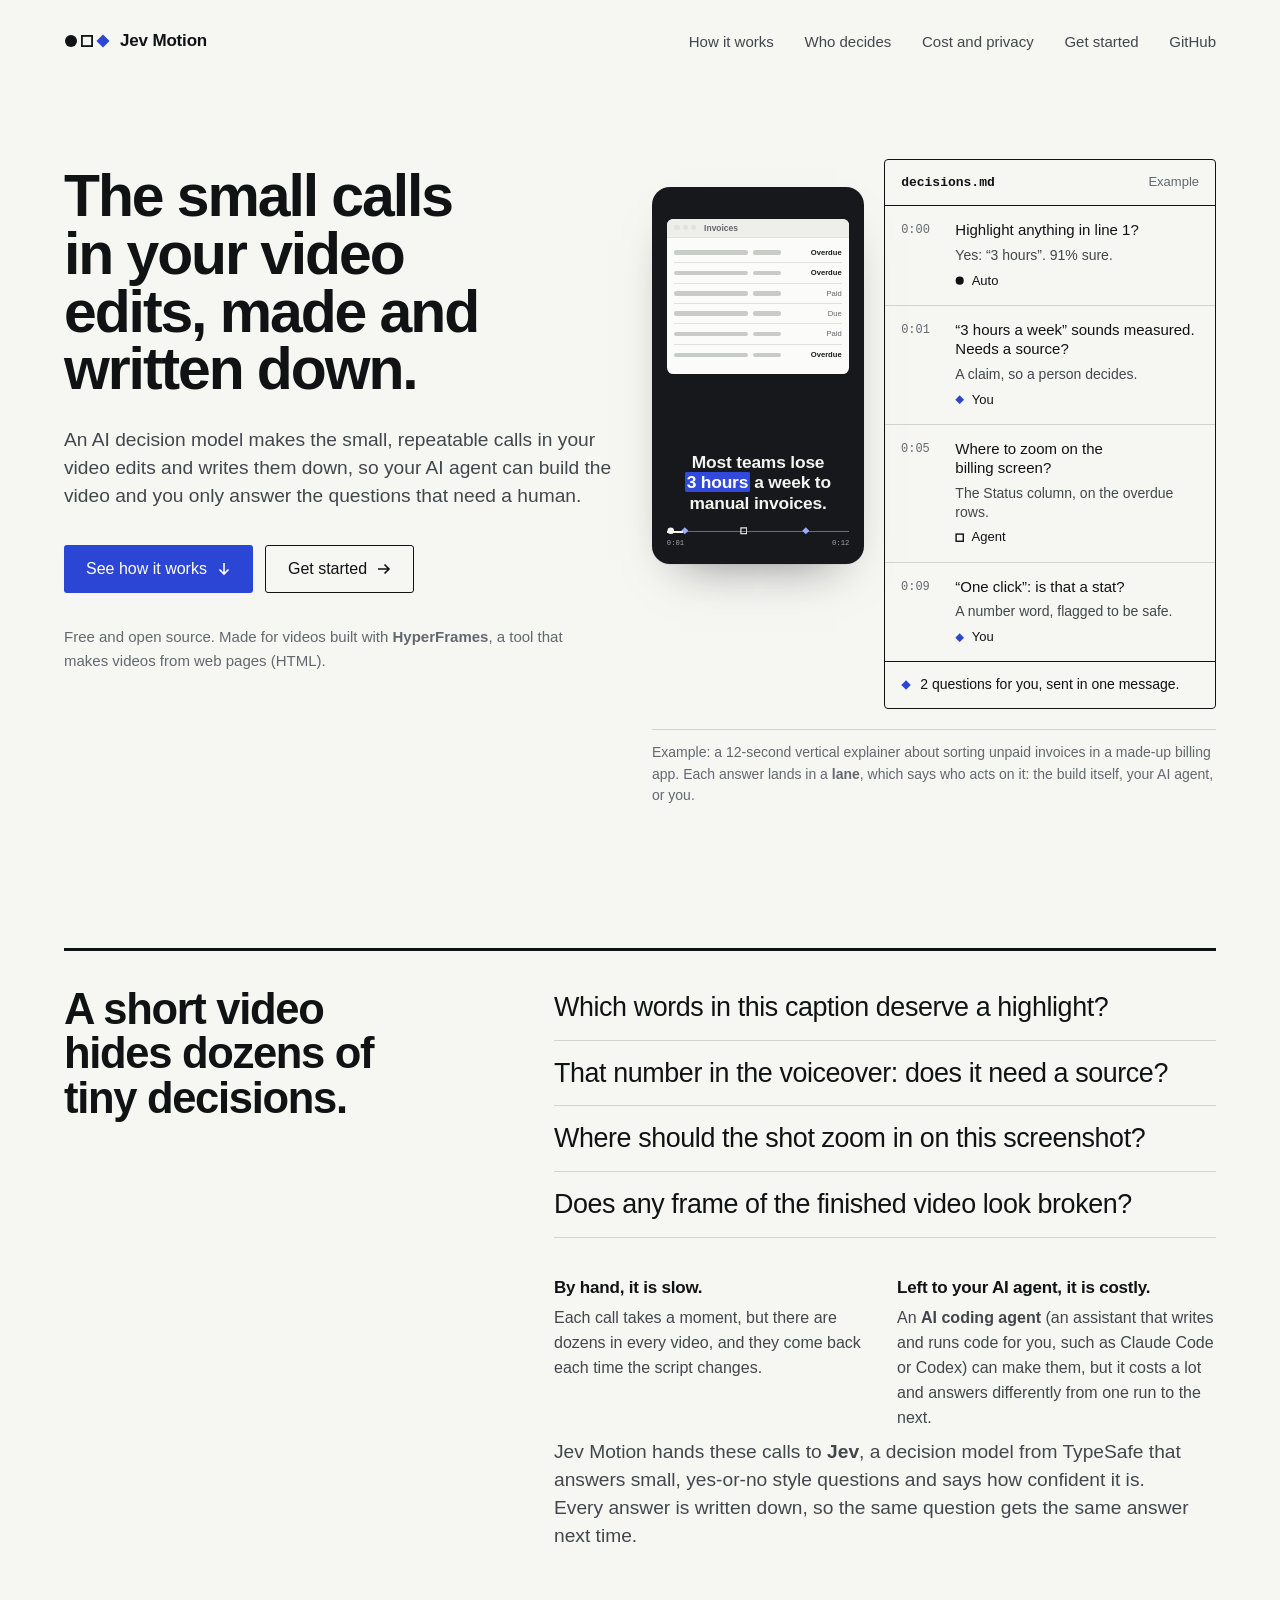
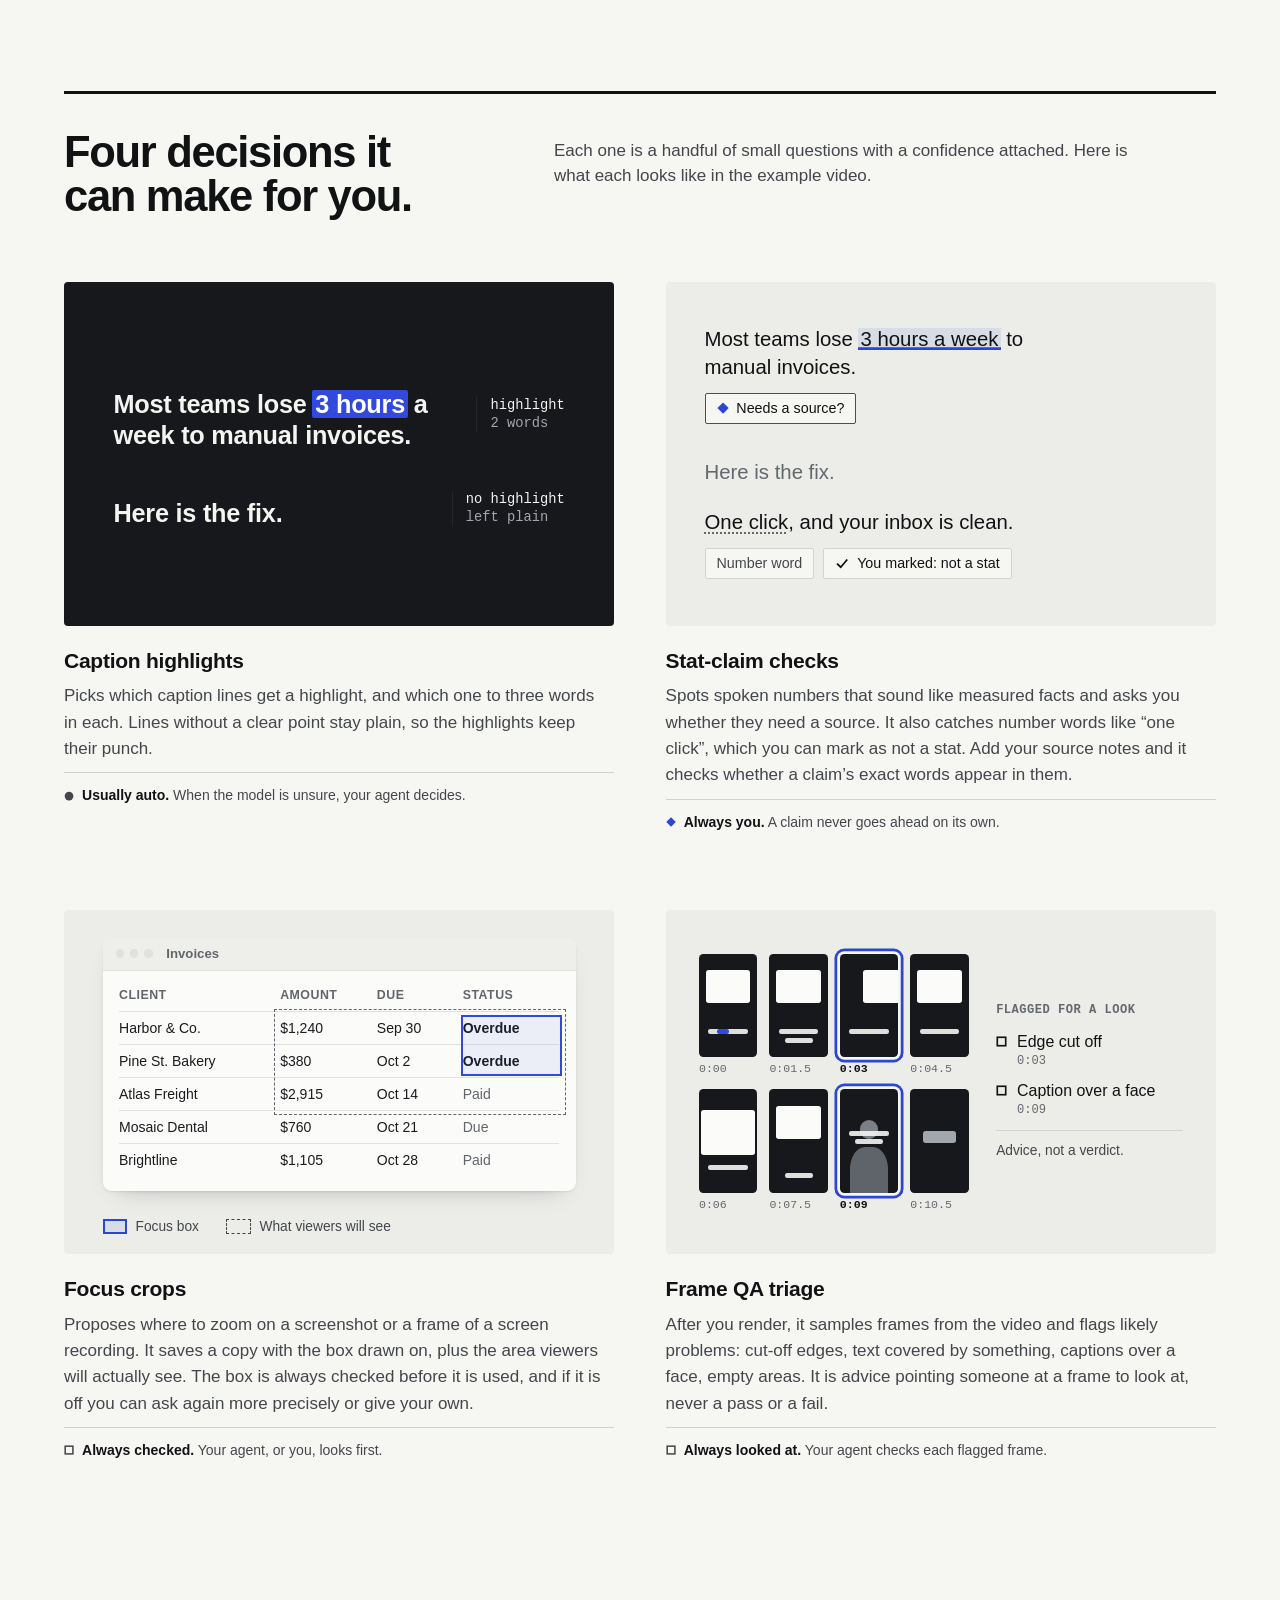
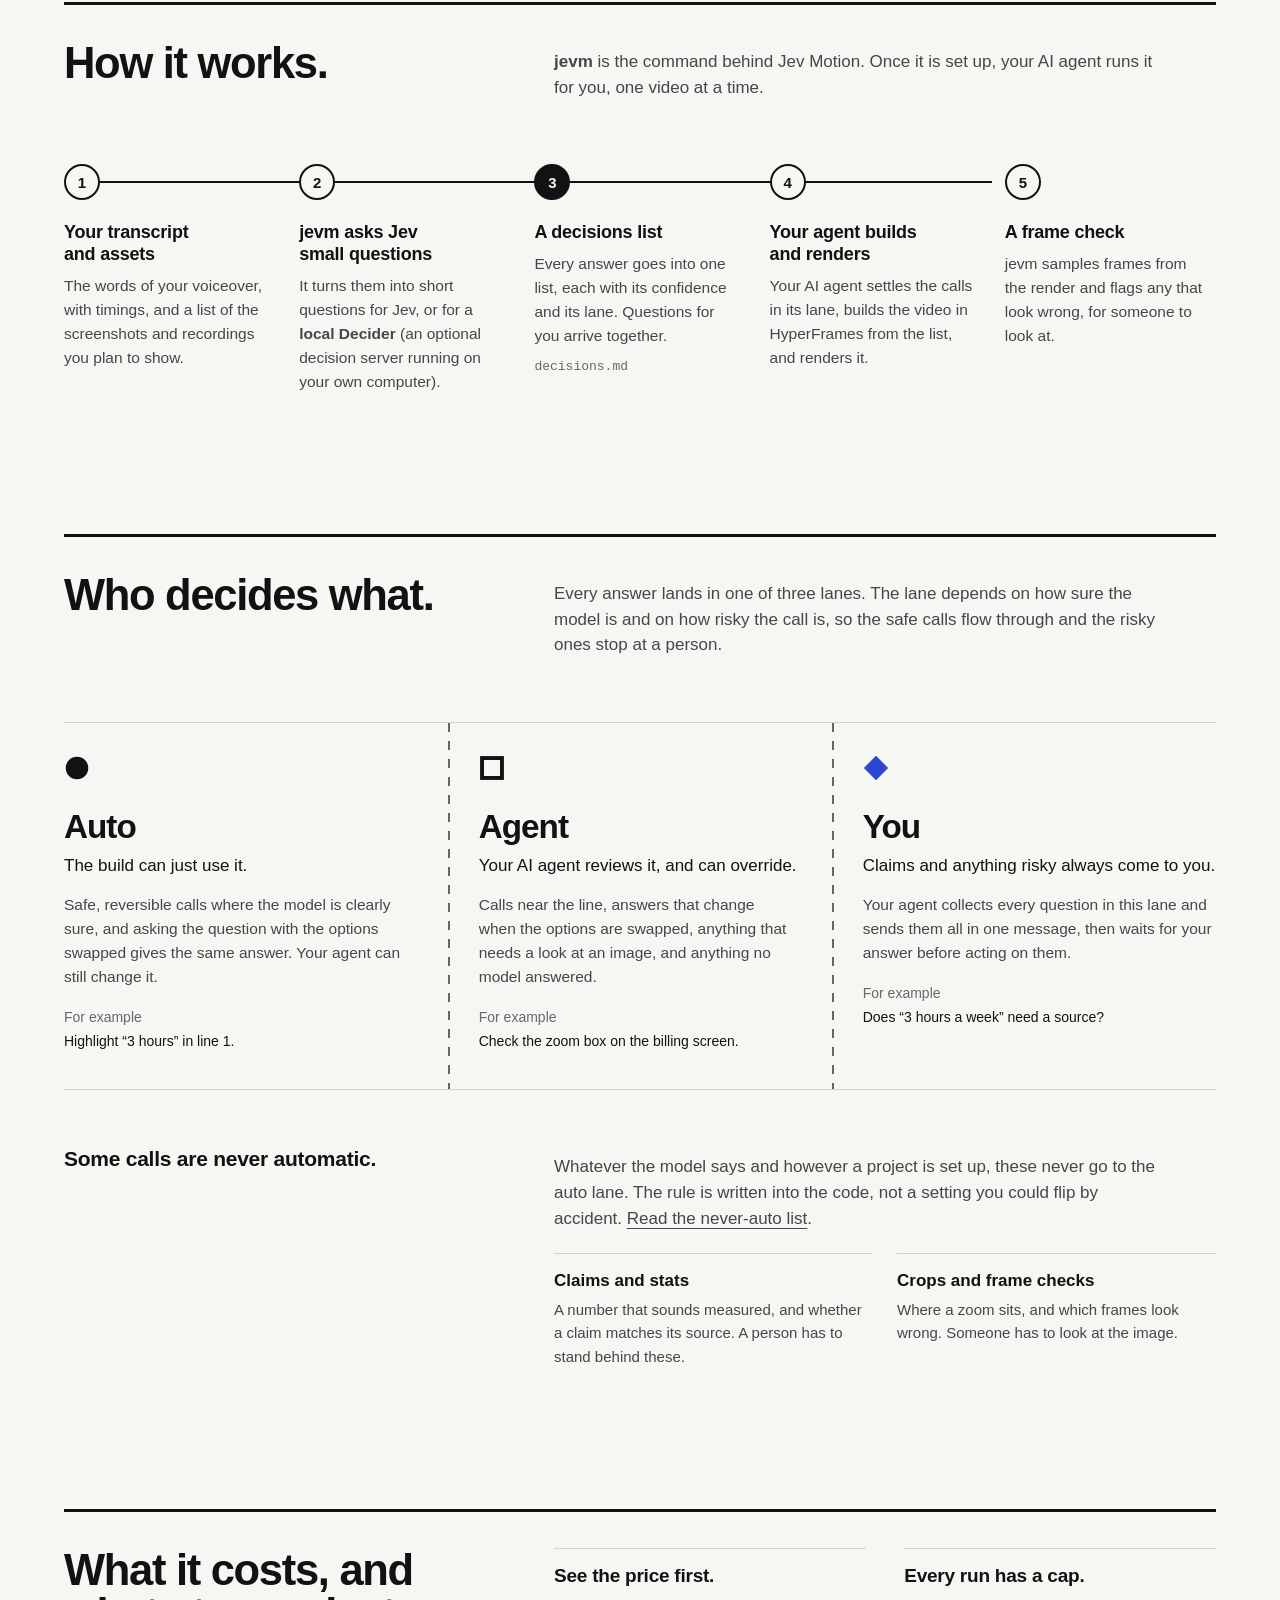
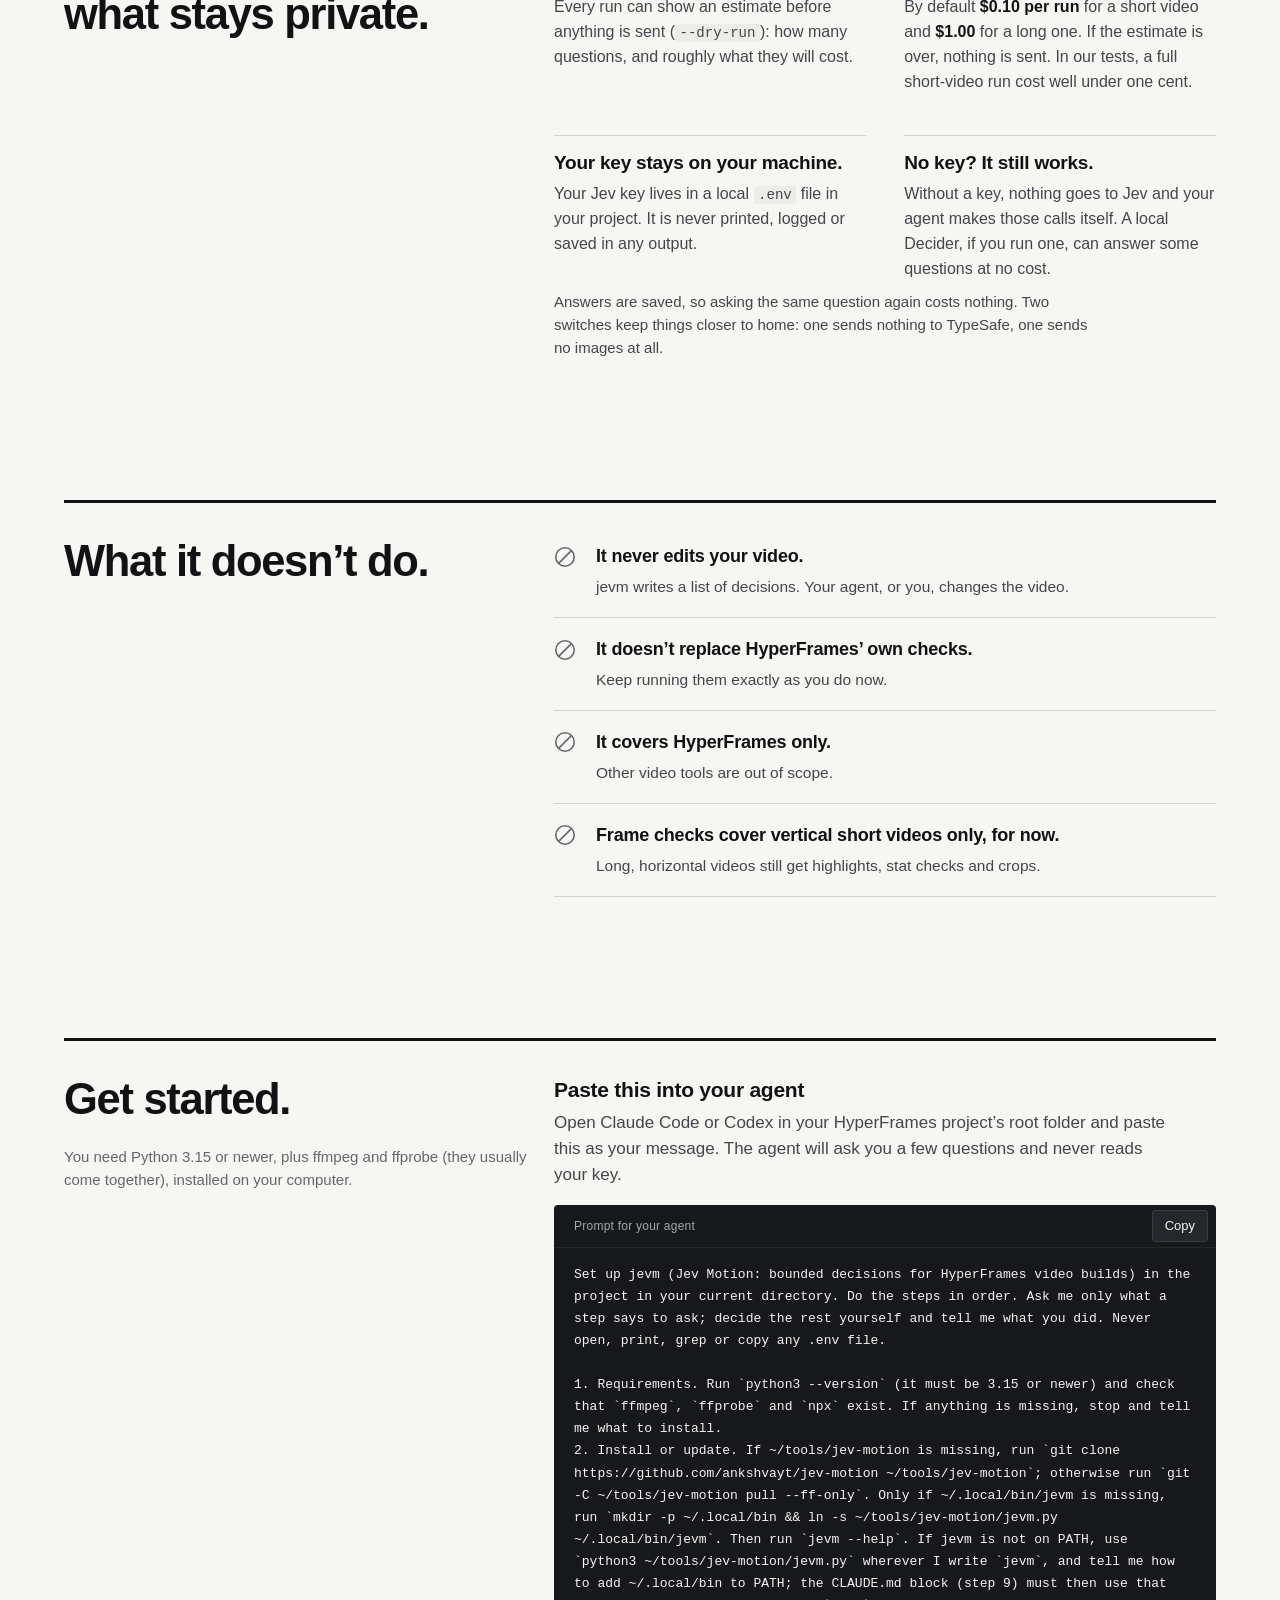
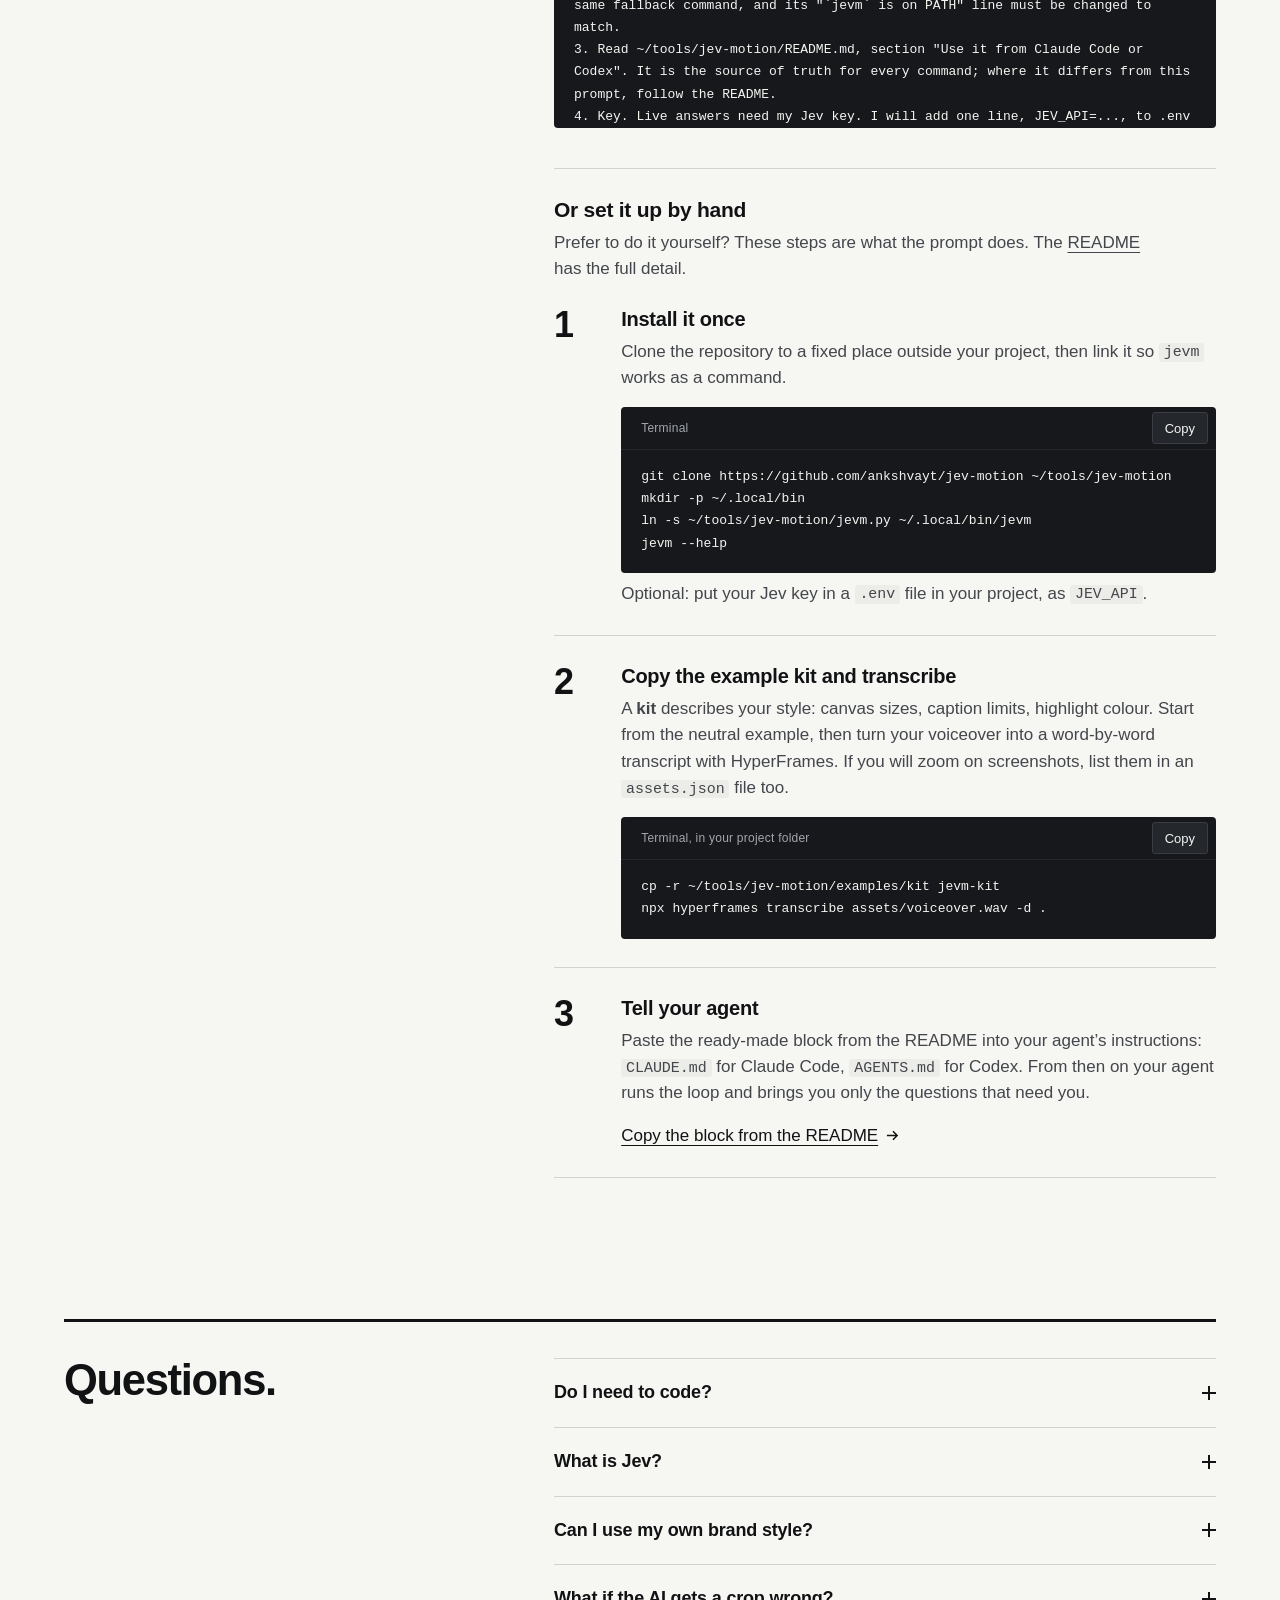
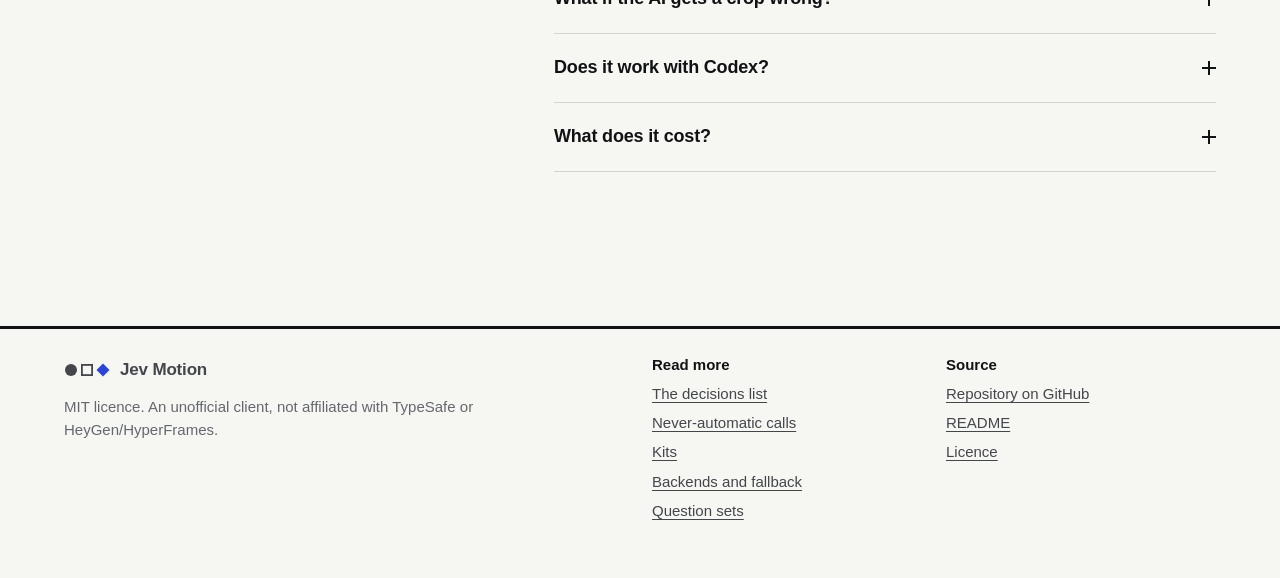
<file: docs/index.html>
<!doctype html>
<html lang="en">
<head>
<meta charset="utf-8">
<meta name="viewport" content="width=device-width, initial-scale=1">
<title>Jev Motion: the small calls in your video edits, made and written down</title>
<meta name="description" content="Jev Motion lets an AI decision model make the small, repeatable calls in your video edits and write them down, so your AI agent can build the video and you only answer the questions that need a human.">
<meta name="color-scheme" content="light dark">
<meta name="theme-color" content="#F6F6F3" media="(prefers-color-scheme: light)">
<meta name="theme-color" content="#0F1012" media="(prefers-color-scheme: dark)">
<link rel="icon" href="data:image/svg+xml,%3Csvg xmlns='http://www.w3.org/2000/svg' viewBox='0 0 32 32'%3E%3Crect width='32' height='32' rx='6' fill='%23111214'/%3E%3Cpath d='M16 7 25 16 16 25 7 16Z' fill='%238FA2FF'/%3E%3C/svg%3E">
<style>
:root{
  --paper:#F6F6F3; --panel:#ECEDE9; --ink:#111214; --ink-2:#43464B; --ink-3:#64686E;
  --rule:#D2D3CE; --accent:#2B45D4; --on-accent:#FFFFFF; --wash:rgba(43,69,212,.10);
  --stage:#16181C; --stage-2:#24272C; --on-stage:#F4F4F1; --on-stage-2:#A2A6AD;
  --win:#FBFBF9; --win-2:#EEEFEB; --win-ink:#1A1C1F; --win-ink-2:#62666C; --win-line:#E1E2DE;
  --hl:#3149DC;
  --sans:"Helvetica Neue",Helvetica,"Nimbus Sans","Liberation Sans",Arial,sans-serif;
  --mono:ui-monospace,"SF Mono",SFMono-Regular,Menlo,Consolas,"Liberation Mono",monospace;
  --pad:clamp(20px,5vw,72px); --max:1320px;
  --ease:cubic-bezier(.16,1,.3,1);
}
@media (prefers-color-scheme:dark){
  :root{
    --paper:#0F1012; --panel:#17191C; --ink:#ECECE8; --ink-2:#B5B7BA; --ink-3:#8E9298;
    --rule:#2C2F34; --accent:#8FA2FF; --on-accent:#0F1012; --wash:rgba(143,162,255,.13);
    --stage:#1B1E22; --stage-2:#2A2E34;
    --win:#E6E7E3; --win-2:#D9DAD5; --win-line:#CACBC6;
  }
}
*,*::before,*::after{box-sizing:border-box}
html{-webkit-text-size-adjust:100%;text-size-adjust:100%}
body{margin:0;background:var(--paper);color:var(--ink);font:400 1.0625rem/1.55 var(--sans);-webkit-font-smoothing:antialiased;-moz-osx-font-smoothing:grayscale}
h1,h2,h3,p,ol,ul,figure,dl,dd,pre{margin:0}
ol,ul{padding:0;list-style:none}
a{color:inherit;text-decoration-thickness:1px;text-underline-offset:.22em}
a:hover{color:var(--accent)}
:focus-visible{outline:2px solid var(--accent);outline-offset:3px;border-radius:2px}
code,kbd,.mono{font-family:var(--mono);font-size:.88em}
p code,li code,dd code{background:var(--panel);padding:.08em .32em;border-radius:3px;white-space:nowrap}
.sr-only{position:absolute;width:1px;height:1px;padding:0;margin:-1px;overflow:hidden;clip:rect(0 0 0 0);white-space:nowrap;border:0}
.skip{position:absolute;left:var(--pad);top:-60px;background:var(--ink);color:var(--paper);padding:10px 14px;z-index:10;text-decoration:none;border-radius:3px}
.skip:focus{top:12px}
.wrap{max-width:var(--max);margin:0 auto;padding:0 var(--pad)}

/* lane markers: circle = auto, square = agent, diamond = you */
.mk{width:.72em;height:.72em;flex:none;display:inline-block;vertical-align:-.02em}
.mk-you{color:var(--accent)}

/* top bar */
.top{display:flex;align-items:center;justify-content:space-between;gap:24px;padding-top:28px;padding-bottom:28px}
.brand{display:inline-flex;align-items:center;gap:10px;font-weight:700;font-size:1.0625rem;letter-spacing:-.01em;text-decoration:none}
.brand svg{width:46px;height:14px}
.top ul{display:flex;gap:clamp(16px,2.4vw,32px);font-size:.9375rem}
.top a:not(.brand){text-decoration:none;color:var(--ink-2)}
.top a:not(.brand):hover{color:var(--accent)}
@media (max-width:760px){.top li:not(:last-child){display:none}}

/* hero */
.hero{display:grid;grid-template-columns:repeat(12,minmax(0,1fr));column-gap:24px;row-gap:56px;padding-top:clamp(28px,6vw,88px);align-items:start}
.hero-copy{grid-column:1/7;padding-top:8px}
h1{font-weight:700;font-size:clamp(2.55rem,4.6vw,4.25rem);line-height:.98;letter-spacing:-.035em;text-wrap:balance;max-width:11.5em}
.lead{margin-top:28px;font-size:clamp(1.125rem,1.5vw,1.3rem);line-height:1.45;color:var(--ink-2);max-width:31em;text-wrap:pretty}
.actions{display:flex;flex-wrap:wrap;gap:12px;margin-top:36px}
.btn{display:inline-flex;align-items:center;gap:10px;min-height:48px;padding:0 22px;border-radius:3px;font-weight:500;font-size:1rem;text-decoration:none;transition:background-color .2s var(--ease),color .2s var(--ease),border-color .2s var(--ease)}
.btn svg{width:14px;height:14px;transition:transform .3s var(--ease)}
.btn-primary{background:var(--accent);color:var(--on-accent)}
.btn-primary:hover{color:var(--on-accent);background:var(--ink)}
@media (prefers-color-scheme:dark){.btn-primary:hover{background:var(--ink);color:var(--paper)}}
.btn-primary:hover svg{transform:translateY(2px)}
.btn-quiet{border:1.5px solid var(--ink);color:var(--ink)}
.btn-quiet:hover{border-color:var(--accent);color:var(--accent)}
.btn-quiet:hover svg{transform:translateX(3px)}
.meta{margin-top:32px;font-size:.9375rem;color:var(--ink-3);max-width:34em;text-wrap:pretty}

.hero-fig{grid-column:7/13;display:grid;grid-template-columns:minmax(0,.78fr) minmax(0,1.22fr);gap:20px;align-items:start}
.hero-fig figcaption{grid-column:1/-1;font-size:.875rem;color:var(--ink-3);border-top:1px solid var(--rule);padding-top:12px;text-wrap:pretty}

/* phone */
.phone{container-type:inline-size;aspect-ratio:9/16;background:var(--stage);border-radius:18px;position:relative;overflow:hidden;box-shadow:0 1px 0 rgba(0,0,0,.04),0 24px 48px -28px rgba(17,18,20,.55);margin-top:28px}
@media (prefers-color-scheme:dark){.phone{box-shadow:0 0 0 1px var(--rule)}}
.ph-win{position:absolute;left:7cqw;right:7cqw;top:15cqw;background:var(--win);border-radius:3cqw;overflow:hidden}
.ph-bar{display:flex;align-items:center;gap:1.6cqw;height:9cqw;padding:0 3.6cqw;background:var(--win-2);border-bottom:1px solid var(--win-line);font:600 4cqw/1 var(--sans);color:var(--win-ink-2)}
.ph-bar i{width:2.4cqw;height:2.4cqw;border-radius:50%;background:var(--win-line)}
.ph-bar span{margin-left:2cqw}
.ph-rows{padding:2.4cqw 3.6cqw 4cqw}
.ph-row{display:grid;grid-template-columns:1fr .55fr .6fr;gap:2.4cqw;align-items:center;height:9.6cqw;border-bottom:1px solid var(--win-line)}
.ph-row:last-child{border-bottom:0}
.ph-row b{height:2.2cqw;border-radius:1cqw;background:#C9CBC6}
.ph-row b:nth-child(2){width:70%}
.ph-row em{font:700 3.6cqw/1 var(--sans);font-style:normal;color:var(--win-ink);justify-self:end}
.ph-row em.paid{font-weight:400;color:var(--win-ink-2)}
.ph-cap{position:absolute;left:7cqw;right:7cqw;bottom:24cqw;font:700 8.2cqw/1.18 var(--sans);letter-spacing:-.01em;color:var(--on-stage);text-align:center;text-wrap:balance}
.hl{color:#fff;padding:0 .12em;margin:0 -.04em;border-radius:.08em;background:linear-gradient(var(--hl),var(--hl)) no-repeat 0 0/100% 100%;-webkit-box-decoration-break:clone;box-decoration-break:clone}
.ph-time{position:absolute;left:7cqw;right:7cqw;bottom:8cqw}
.ph-track{position:relative;height:5cqw}
.ph-track::before{content:"";position:absolute;left:0;right:0;top:50%;height:1px;background:var(--on-stage-2);opacity:.6}
.ph-track::after{content:"";position:absolute;left:0;width:9%;top:50%;height:2px;margin-top:-.5px;background:var(--on-stage)}
.ph-track svg{position:absolute;top:50%;width:3.6cqw;height:3.6cqw;margin:-1.8cqw 0 0 -1.8cqw;color:var(--on-stage)}
.ph-track .mk-you{color:#9AACFF}
.ph-tc{display:flex;justify-content:space-between;margin-top:1.6cqw;font:400 3.4cqw/1 var(--mono);color:var(--on-stage-2)}

/* decisions board */
.board{border:1.5px solid var(--ink);border-radius:4px;background:var(--paper)}
.board-head{display:flex;justify-content:space-between;align-items:baseline;gap:12px;padding:12px 16px;border-bottom:1.5px solid var(--ink);font-size:.8125rem}
.board-head .mono{font-size:.8125rem;font-weight:600}
.board-head span:last-child{color:var(--ink-3)}
.row{display:grid;grid-template-columns:2.6em minmax(0,1fr);column-gap:10px;row-gap:6px;padding:14px 16px;border-bottom:1px solid var(--rule)}
.row:last-child{border-bottom:0}
.row .tc{font:400 .75rem/1.5 var(--mono);color:var(--ink-3);padding-top:.1em}
.row .q{font-weight:500;font-size:.9375rem;line-height:1.3;text-wrap:pretty}
.row .a{grid-column:2;font-size:.875rem;line-height:1.35;color:var(--ink-2)}
.row .lane{grid-column:2;display:inline-flex;align-items:center;gap:7px;font-size:.8125rem;font-weight:500}
.board-foot{display:flex;align-items:center;gap:9px;padding:12px 16px;border-top:1.5px solid var(--ink);font-size:.875rem;font-weight:500}

/* sections */
.sec{padding-top:clamp(88px,11vw,160px)}
.sec-in{border-top:3px solid var(--ink);padding-top:clamp(24px,3vw,36px)}
.split{display:grid;grid-template-columns:repeat(12,minmax(0,1fr));column-gap:24px;row-gap:28px}
.split>.sh{grid-column:1/6}
.split>.sb{grid-column:6/13}
h2{font-weight:700;font-size:clamp(1.95rem,3.4vw,3rem);line-height:1.02;letter-spacing:-.03em;text-wrap:balance;max-width:14em}
h3{font-weight:700;font-size:1.3125rem;line-height:1.2;letter-spacing:-.012em;text-wrap:balance}
.intro{font-size:clamp(1.0625rem,1.3vw,1.1875rem);line-height:1.5;color:var(--ink-2);max-width:36em;text-wrap:pretty}
.sb p+p{margin-top:1em}
.prose{max-width:38em;text-wrap:pretty}
dfn{font-style:normal;font-weight:600}

/* problem */
.asks{margin-top:4px}
.asks li{font-size:clamp(1.25rem,2.1vw,1.75rem);line-height:1.22;letter-spacing:-.015em;font-weight:500;padding:16px 0;border-bottom:1px solid var(--rule);text-wrap:balance}
.asks li:first-child{padding-top:0}
.ways{display:grid;grid-template-columns:1fr 1fr;gap:24px;margin-top:40px}
.ways h3{font-size:1.0625rem;margin-bottom:8px}
.ways p{color:var(--ink-2);font-size:1rem}
.turn{margin-top:40px;font-size:clamp(1.125rem,1.5vw,1.3rem);line-height:1.45;max-width:32em;text-wrap:pretty}

/* four decisions */
.decs{display:grid;grid-template-columns:1fr 1fr;column-gap:clamp(24px,4vw,64px);row-gap:clamp(56px,6vw,88px);margin-top:clamp(40px,5vw,64px)}
.dec h3{margin-top:22px}
.dec p{margin-top:10px;color:var(--ink-2);max-width:34em;text-wrap:pretty}
.dec .who{max-width:none}
.who{display:flex;align-items:flex-start;gap:8px;margin-top:16px;padding-top:12px;border-top:1px solid var(--rule);font-size:.875rem;color:var(--ink-3)}
.who b{color:var(--ink);font-weight:600}
.who .mk{margin-top:.38em}

.mock{container-type:inline-size;position:relative;aspect-ratio:16/10;background:var(--panel);border-radius:4px;overflow:hidden}
@media (prefers-color-scheme:dark){.mock{box-shadow:inset 0 0 0 1px var(--rule)}}
.mock-dark{background:var(--stage)}

/* mock 1: captions */
.m-caps{position:absolute;inset:0;display:flex;flex-direction:column;justify-content:center;gap:7cqw;padding:0 9cqw}
.m-caps .cg{display:grid;grid-template-columns:minmax(0,1fr) auto;align-items:center;gap:4cqw}
.m-caps p{font:700 4.6cqw/1.2 var(--sans);color:var(--on-stage);letter-spacing:-.01em}
.m-caps .note{font:400 2.5cqw/1.3 var(--mono);color:var(--on-stage-2);border-left:1px solid var(--stage-2);padding-left:2.4cqw;white-space:nowrap}
.m-caps .note strong{display:block;color:var(--on-stage);font-weight:500}

/* mock 2: stat check */
.m-sheet{position:absolute;inset:6cqw 7cqw;display:flex;flex-direction:column;justify-content:center;gap:2.2cqw}
.m-sheet p{font:400 3.7cqw/1.35 var(--sans);color:var(--ink)}
.m-sheet p.dim{color:var(--ink-3)}
.flag{background:var(--wash);box-shadow:inset 0 -.14em 0 var(--accent);padding:0 .1em}
.flag-soft{background:none;box-shadow:none;text-decoration:underline dotted var(--ink-3);text-decoration-thickness:.12em;text-underline-offset:.2em}
.tags{display:flex;flex-wrap:wrap;gap:1.6cqw;margin-bottom:2.4cqw}
.tag{display:inline-flex;align-items:center;gap:1.4cqw;font:500 2.6cqw/1 var(--sans);padding:1.3cqw 2cqw;border:1px solid var(--rule);border-radius:2px;background:var(--paper);color:var(--ink-2)}
.tag svg{width:2.2cqw;height:2.2cqw}
.tag-you{border-color:var(--accent);color:var(--ink)}
.tag-done{color:var(--ink)}
.tag-done svg{width:2.6cqw;height:2.6cqw}

/* mock 3: focus crop */
.m-win{position:absolute;inset:5cqw 7cqw 11.5cqw;background:var(--win);border-radius:1.6cqw;overflow:hidden;box-shadow:0 1px 2px rgba(0,0,0,.08),0 10px 24px -16px rgba(0,0,0,.35);display:flex;flex-direction:column}
.m-bar{display:flex;align-items:center;gap:1.1cqw;height:6cqw;padding:0 2.4cqw;background:var(--win-2);border-bottom:1px solid var(--win-line);font:600 2.4cqw/1 var(--sans);color:var(--win-ink-2);flex:none}
.m-bar i{width:1.5cqw;height:1.5cqw;border-radius:50%;background:var(--win-line)}
.m-bar span{margin-left:1.4cqw}
.tbl{position:relative;flex:1;display:grid;grid-template-columns:1.5fr .9fr .8fr .9fr;grid-template-rows:repeat(6,1fr);padding:1.6cqw 3cqw 2.4cqw;font:400 2.55cqw/1.1 var(--sans);color:var(--win-ink)}
.tbl>span:not(.ov){display:flex;align-items:center;border-bottom:1px solid var(--win-line);white-space:nowrap;overflow:hidden}
.tbl>span.th{font-weight:600;color:var(--win-ink-2);font-size:2.25cqw;text-transform:uppercase;letter-spacing:.04em}
.tbl>span:nth-last-child(-n+6):not(.ov){border-bottom:0}
.st{font-style:normal;font-weight:700}
.st.paid{font-weight:400;color:var(--win-ink-2)}
.tbl>.ov{position:absolute;inset:0;pointer-events:none;display:block}
.tbl>.ov-view{grid-column:2/5;grid-row:2/5;margin:-.6cqw -1.2cqw;border:1.5px dashed var(--win-ink-2)}
.tbl>.ov-focus{grid-column:4/5;grid-row:2/4;margin:.4cqw -.4cqw;border:2px solid var(--hl);background:rgba(49,73,220,.07)}
.m-key{position:absolute;left:7cqw;right:7cqw;bottom:3.6cqw;display:flex;flex-wrap:wrap;gap:1.4cqw 5cqw;font:500 2.5cqw/1 var(--sans);color:var(--ink-2)}
.m-key span{display:inline-flex;align-items:center;gap:1.6cqw}
.m-key i{width:4.4cqw;height:2.8cqw}
.m-key .k-focus{border:2px solid var(--accent);background:var(--wash)}
.m-key .k-view{border:1.5px dashed var(--ink-2)}

/* mock 4: contact sheet */
.m-qa{position:absolute;inset:0;display:grid;grid-template-columns:auto minmax(0,1fr);gap:5cqw;align-items:center;padding:0 6cqw}
.frames{display:grid;grid-template-columns:repeat(4,10.6cqw);gap:2.6cqw 2.2cqw}
.frames li{display:flex;flex-direction:column;gap:1.1cqw}
.fr{position:relative;display:block;aspect-ratio:9/16;background:var(--stage);border-radius:.8cqw;overflow:hidden}
.fr .w{position:absolute;left:12%;right:12%;top:16%;height:32%;background:var(--win);border-radius:.5cqw}
.fr .c{position:absolute;left:16%;right:16%;bottom:22%;height:5%;background:var(--on-stage);border-radius:.4cqw;opacity:.9}
.fr .c2{position:absolute;left:26%;right:26%;bottom:14%;height:5%;background:var(--on-stage);border-radius:.4cqw;opacity:.9}
.fr .h{position:absolute;left:30%;width:22%;bottom:22%;height:5%;background:var(--hl);border-radius:.4cqw}
.fr.zoom .w{left:4%;right:4%;top:20%;height:44%}
.fr.cut .w{left:40%;right:-34%}
.fr.face .head{position:absolute;left:34%;width:32%;top:30%;aspect-ratio:1;border-radius:50%;background:#7B8088}
.fr.face .body{position:absolute;left:18%;right:18%;top:56%;bottom:-10%;border-radius:40% 40% 0 0;background:#5F646B}
.fr.face .c{bottom:auto;top:40%;z-index:1}
.fr.face .c2{bottom:auto;top:48%;z-index:1}
.fr.end .w{top:40%;height:12%;left:22%;right:22%;background:var(--on-stage-2)}
.frames .ft{font:400 2.1cqw/1 var(--mono);color:var(--ink-3)}
.frames .flagged .fr{box-shadow:0 0 0 .5cqw var(--paper),0 0 0 1cqw var(--accent)}
.frames .flagged .ft{color:var(--ink);font-weight:600}
.qa-key{display:flex;flex-direction:column;gap:2.6cqw}
.qa-key ul{display:flex;flex-direction:column;gap:2.4cqw}
.qa-key .k-h{font:600 2.2cqw/1.2 var(--mono);color:var(--ink-3);text-transform:uppercase;letter-spacing:.04em}
.qa-key li{display:grid;grid-template-columns:auto 1fr;gap:.6cqw 1.8cqw;align-items:baseline;font:500 2.9cqw/1.25 var(--sans);color:var(--ink)}
.qa-key li svg{width:2cqw;height:2cqw}
.qa-key li span{font:400 2.2cqw/1 var(--mono);color:var(--ink-3);grid-column:2}
.qa-key .k-n{font:400 2.5cqw/1.35 var(--sans);color:var(--ink-2);border-top:1px solid var(--rule);padding-top:2cqw}

/* how it works */
.route{display:grid;grid-template-columns:repeat(5,minmax(0,1fr));gap:24px;margin-top:clamp(44px,5vw,72px);position:relative;counter-reset:stop}
.route::before{content:"";position:absolute;left:18px;right:calc(20% - 6px);top:17px;height:2px;background:var(--ink)}
.route li{position:relative;padding-right:8px}
.stop{position:relative;display:grid;place-items:center;width:36px;height:36px;border-radius:50%;background:var(--paper);border:2px solid var(--ink);font-weight:700;font-size:.9375rem}
.route li:nth-child(3) .stop{background:var(--ink);color:var(--paper)}
.route h3{font-size:1.125rem;margin-top:22px}
.route p{margin-top:8px;font-size:.9688rem;color:var(--ink-2);text-wrap:pretty}
.route .file{display:inline-block;margin-top:12px;font:400 .8125rem/1 var(--mono);color:var(--ink-3)}

/* lanes */
.lanes{display:grid;grid-template-columns:repeat(3,minmax(0,1fr));margin-top:clamp(40px,5vw,64px);border-top:1px solid var(--rule);border-bottom:1px solid var(--rule)}
.lane-c{padding:32px clamp(18px,2.4vw,36px) 36px;position:relative}
.lane-c:first-child{padding-left:0}
.lane-c:last-child{padding-right:0}
.lane-c+.lane-c{background-image:linear-gradient(var(--ink-3) 50%,transparent 50%);background-size:2px 18px;background-repeat:repeat-y;background-position:left top}
.lane-c .mk{width:26px;height:26px}
.lane-c h3{font-size:clamp(1.75rem,2.6vw,2.25rem);letter-spacing:-.03em;margin-top:18px}
.lane-c .act{margin-top:6px;font-weight:500;font-size:1.0625rem;text-wrap:balance}
.lane-c p.d{margin-top:14px;color:var(--ink-2);font-size:.9688rem;text-wrap:pretty}
.lane-c .eg{margin-top:18px;font-size:.875rem;color:var(--ink-3)}
.lane-c .eg b{display:block;color:var(--ink);font-weight:500;margin-top:2px}
.never{margin-top:clamp(40px,5vw,56px)}
.never h3{font-size:1.3125rem}
.never-list{display:grid;grid-template-columns:1fr 1fr;gap:16px 24px;margin-top:20px}
.never-list li{padding-top:14px;border-top:1px solid var(--rule)}
.never-list b{display:block;font-weight:600}
.never-list span{display:block;margin-top:4px;font-size:.9375rem;color:var(--ink-2)}

/* cost & privacy */
.facts{display:grid;grid-template-columns:1fr 1fr;gap:40px clamp(24px,3vw,48px)}
.facts li{padding-top:16px;border-top:1px solid var(--rule)}
.facts h3{font-size:1.1875rem}
.facts p{margin-top:8px;color:var(--ink-2);font-size:1rem;text-wrap:pretty}
.facts strong{color:var(--ink);font-weight:600}
.aside{margin-top:36px;font-size:.9375rem;color:var(--ink-3);max-width:40em}

/* doesn't */
.nots li{display:grid;grid-template-columns:28px minmax(0,1fr);gap:14px;padding:18px 0;border-bottom:1px solid var(--rule)}
.nots li:first-child{padding-top:4px}
.nots svg{width:22px;height:22px;margin-top:.15em;color:var(--ink-3)}
.nots b{display:block;font-weight:600;font-size:1.125rem;letter-spacing:-.01em}
.nots span{display:block;margin-top:4px;color:var(--ink-2);font-size:.9688rem}

/* get started */
.steps{margin-top:8px}
.steps>li{display:grid;grid-template-columns:3.2rem minmax(0,1fr);gap:16px;padding:28px 0;border-bottom:1px solid var(--rule)}
.steps>li:first-child{padding-top:0}
.steps .n{font-weight:700;font-size:2.25rem;line-height:1;letter-spacing:-.04em;color:var(--ink)}
.steps h3{font-size:1.25rem}
.steps p{margin-top:8px;color:var(--ink-2);max-width:36em;text-wrap:pretty}
.code{position:relative;margin-top:16px;background:var(--stage);color:var(--on-stage);border-radius:4px}
.code-bar{display:flex;align-items:center;justify-content:space-between;gap:12px;min-height:42px;padding:5px 8px 5px 20px;border-bottom:1px solid var(--stage-2);font:500 .75rem/1 var(--sans);color:var(--on-stage-2);letter-spacing:.02em}
.code pre{overflow-x:auto;padding:16px 20px 18px;font:400 .8125rem/1.7 var(--mono);tab-size:2}
.code code{font-size:inherit;white-space:pre;background:none;padding:0;border-radius:0}
.code .c{color:var(--on-stage-2)}
.copy{min-height:32px;padding:0 12px;border:1px solid #3A3E44;border-radius:3px;background:var(--stage-2);color:var(--on-stage);font:500 .8125rem/1 var(--sans);cursor:pointer;transition:background-color .2s var(--ease),border-color .2s var(--ease)}
.copy:hover{background:#30353B;border-color:#555B63}
.copy:focus-visible{outline-color:#9AACFF}
.code.prompt pre{white-space:pre-wrap;overflow-wrap:anywhere;overflow-x:hidden;max-height:30rem;overflow-y:auto}
.code.prompt code{white-space:inherit}
.by-hand{margin-top:40px;padding-top:28px;border-top:1px solid var(--rule)}
.by-hand+.steps{margin-top:24px}
.by-hand p{margin-top:8px;color:var(--ink-2);max-width:36em;text-wrap:pretty}
.sb>p{margin-top:8px;color:var(--ink-2);max-width:36em;text-wrap:pretty}
.req{margin-top:24px;font-size:.9375rem;color:var(--ink-3)}
.more{display:inline-flex;align-items:center;gap:8px;margin-top:16px;font-weight:500}
.more svg{width:13px;height:13px}

/* faq */
.faq details{border-bottom:1px solid var(--rule)}
.faq details:first-child{border-top:1px solid var(--rule)}
.faq summary{list-style:none;cursor:pointer;display:grid;grid-template-columns:minmax(0,1fr) 22px;gap:16px;align-items:center;padding:20px 0;font-weight:600;font-size:1.125rem;letter-spacing:-.01em}
.faq summary::-webkit-details-marker{display:none}
.faq summary:hover{color:var(--accent)}
.pm{position:relative;width:14px;height:14px;justify-self:end}
.pm::before,.pm::after{content:"";position:absolute;left:0;right:0;top:50%;height:2px;margin-top:-1px;background:currentColor;transition:transform .3s var(--ease)}
.pm::after{transform:rotate(90deg)}
details[open] .pm::after{transform:rotate(0)}
.faq .ans{padding:0 38px 22px 0;color:var(--ink-2);max-width:40em;text-wrap:pretty}
.faq .ans p+p{margin-top:.8em}

/* footer */
.foot{margin-top:clamp(96px,12vw,168px);border-top:3px solid var(--ink);padding-top:28px;padding-bottom:56px;display:grid;grid-template-columns:repeat(12,minmax(0,1fr));column-gap:24px;row-gap:28px;font-size:.9375rem}
.foot .f1{grid-column:1/6}
.foot .f1 p{margin-top:12px;color:var(--ink-3);max-width:30em}
.foot .f2{grid-column:7/10}
.foot .f3{grid-column:10/13}
.foot h2{font-size:.9375rem;letter-spacing:0;font-weight:600;margin-bottom:10px}
.foot li+li{margin-top:6px}
.foot a{color:var(--ink-2)}
.foot a:hover{color:var(--accent)}

/* entrance motion: the example list routes itself in */
@media (prefers-reduced-motion:no-preference){
  html{scroll-behavior:smooth}
  .hero .hl{animation:wipe .9s var(--ease) .5s both}
  .board .row{animation:arrive .7s var(--ease) both}
  .board .row:nth-child(1){animation-delay:.75s}
  .board .row:nth-child(2){animation-delay:.9s}
  .board .row:nth-child(3){animation-delay:1.05s}
  .board .row:nth-child(4){animation-delay:1.2s}
  .board .row .lane{animation-delay:inherit}
  .board .row .lane svg{animation:settle .8s var(--ease) both;animation-delay:inherit}
  .board-foot{animation:arrive .7s var(--ease) 1.4s both}
}
@keyframes wipe{from{background-size:0 100%}to{background-size:100% 100%}}
@keyframes arrive{from{opacity:0;transform:translateY(8px)}to{opacity:1;transform:none}}
@keyframes settle{from{transform:translateX(-10px)}to{transform:none}}
@media (prefers-reduced-motion:reduce){*,*::before,*::after{transition:none!important;animation:none!important}}

/* responsive */
@media (max-width:1080px){
  .hero-copy{grid-column:1/-1}
  .hero-fig{grid-column:1/-1;max-width:720px}
  h1{max-width:13em}
}
@media (max-width:900px){
  .split>.sh,.split>.sb{grid-column:1/-1}
  .route{grid-template-columns:1fr;gap:0;padding-left:0}
  .route::before{left:17px;right:auto;top:18px;bottom:40px;width:2px;height:auto}
  .route li{display:grid;grid-template-columns:36px minmax(0,1fr);column-gap:20px;padding-bottom:32px}
  .route li:last-child{padding-bottom:0}
  .route h3{margin-top:5px}
  .route p,.route .file{grid-column:2}
  .lanes{grid-template-columns:1fr;border-bottom:0}
  .lane-c,.lane-c:first-child,.lane-c:last-child{padding:28px 0 32px}
  .lane-c+.lane-c{background-image:linear-gradient(90deg,var(--ink-3) 50%,transparent 50%);background-size:18px 2px;background-repeat:repeat-x}
  .foot .f1{grid-column:1/-1}
  .foot .f2{grid-column:1/7}
  .foot .f3{grid-column:7/13}
}
@media (max-width:760px){
  .decs{grid-template-columns:1fr}
  .facts,.never-list{grid-template-columns:1fr}
  .ways{grid-template-columns:1fr;gap:20px}
}
@media (max-width:560px){
  .hero{row-gap:44px}
  .hero-fig{grid-template-columns:1fr;gap:24px}
  .phone{width:68%;margin-top:0}
  .lead{margin-top:22px}
  .btn{flex:1 1 auto;justify-content:center}
  .foot .f2,.foot .f3{grid-column:1/-1}
  .steps>li{grid-template-columns:minmax(0,1fr);gap:10px}
  .faq .ans{padding-right:0}
  .m-qa{grid-template-columns:1fr;gap:4cqw;align-content:center}
  .frames{grid-template-columns:repeat(8,minmax(0,1fr));gap:1.6cqw}
  .frames .ft{font-size:2.3cqw}
  .frames li:not(.flagged) .ft{visibility:hidden}
  .qa-key{flex-direction:row;flex-wrap:wrap;gap:2cqw 6cqw}
  .qa-key .k-h,.qa-key .k-n{display:none}
  .qa-key li{font-size:3.6cqw}
  .qa-key li span{font-size:3cqw}
  .qa-key li svg{width:2.8cqw;height:2.8cqw}
  .mock{aspect-ratio:4/3}
  .m-caps p{font-size:5.4cqw}
  .m-caps .note{font-size:3.4cqw}
  .m-sheet p{font-size:4.6cqw}
  .tag{font-size:3.4cqw}
  .tag svg{width:2.8cqw;height:2.8cqw}
  .tbl{font-size:3.3cqw}
  .tbl>span.th{font-size:2.6cqw}
  .m-key{font-size:3.4cqw}
}
</style>
</head>
<body id="top">
<svg width="0" height="0" style="position:absolute" aria-hidden="true" focusable="false">
  <symbol id="m-auto" viewBox="0 0 12 12"><circle cx="6" cy="6" r="5.2" fill="currentColor"/></symbol>
  <symbol id="m-agent" viewBox="0 0 12 12"><rect x="1.4" y="1.4" width="9.2" height="9.2" fill="none" stroke="currentColor" stroke-width="1.8"/></symbol>
  <symbol id="m-you" viewBox="0 0 12 12"><path d="M6 .4 11.6 6 6 11.6.4 6Z" fill="currentColor"/></symbol>
  <symbol id="i-down" viewBox="0 0 14 14"><path d="M7 1v11M2.5 7.5 7 12l4.5-4.5" fill="none" stroke="currentColor" stroke-width="1.6"/></symbol>
  <symbol id="i-right" viewBox="0 0 14 14"><path d="M1 7h11M7.5 2.5 12 7l-4.5 4.5" fill="none" stroke="currentColor" stroke-width="1.6"/></symbol>
  <symbol id="i-check" viewBox="0 0 14 14"><path d="M2 7.4 5.6 11 12 3.4" fill="none" stroke="currentColor" stroke-width="1.8"/></symbol>
  <symbol id="i-not" viewBox="0 0 22 22"><circle cx="11" cy="11" r="9.2" fill="none" stroke="currentColor" stroke-width="1.6"/><path d="M4.6 17.4 17.4 4.6" stroke="currentColor" stroke-width="1.6"/></symbol>
</svg>

<a class="skip" href="#main">Skip to content</a>

<header class="top wrap">
  <a class="brand" href="#top" aria-label="Jev Motion, back to top">
    <svg viewBox="0 0 46 14" aria-hidden="true" focusable="false"><circle cx="7" cy="7" r="6" fill="currentColor"/><rect x="17.9" y="1.9" width="10.2" height="10.2" fill="none" stroke="currentColor" stroke-width="1.8"/><path d="M39 .5 45.5 7 39 13.5 32.5 7Z" fill="var(--accent)"/></svg>
    Jev Motion
  </a>
  <nav aria-label="Sections">
    <ul>
      <li><a href="#how">How it works</a></li>
      <li><a href="#lanes">Who decides</a></li>
      <li><a href="#cost">Cost and privacy</a></li>
      <li><a href="#start">Get started</a></li>
      <li><a href="https://github.com/ankshvayt/jev-motion">GitHub</a></li>
    </ul>
  </nav>
</header>

<main id="main">

<section class="hero wrap" aria-labelledby="hero-title">
  <div class="hero-copy">
    <h1 id="hero-title">The small calls in your video edits, made and written&nbsp;down.</h1>
    <p class="lead">An AI decision model makes the small, repeatable calls in your video edits and writes them down, so your AI agent can build the video and you only answer the questions that need a human.</p>
    <div class="actions">
      <a class="btn btn-primary" href="#how">See how it works <svg aria-hidden="true" focusable="false"><use href="#i-down"/></svg></a>
      <a class="btn btn-quiet" href="https://github.com/ankshvayt/jev-motion#readme">Get started <svg aria-hidden="true" focusable="false"><use href="#i-right"/></svg></a>
    </div>
    <p class="meta">Free and open source. Made for videos built with <dfn>HyperFrames</dfn>, a tool that makes videos from web pages (HTML).</p>
  </div>

  <figure class="hero-fig">
    <div class="phone" role="img" aria-label="A frame from the example video: a billing app's invoice list, with the caption 'Most teams lose 3 hours a week to manual invoices' and the words '3 hours' highlighted.">
      <div class="ph-win">
        <div class="ph-bar"><i></i><i></i><i></i><span>Invoices</span></div>
        <div class="ph-rows">
          <div class="ph-row"><b></b><b></b><em>Overdue</em></div>
          <div class="ph-row"><b></b><b></b><em>Overdue</em></div>
          <div class="ph-row"><b></b><b></b><em class="paid">Paid</em></div>
          <div class="ph-row"><b></b><b></b><em class="paid">Due</em></div>
          <div class="ph-row"><b></b><b></b><em class="paid">Paid</em></div>
          <div class="ph-row"><b></b><b></b><em>Overdue</em></div>
        </div>
      </div>
      <p class="ph-cap">Most teams lose <span class="hl">3&nbsp;hours</span> a week to manual invoices.</p>
      <div class="ph-time">
        <div class="ph-track">
          <svg style="left:2%"><use href="#m-auto"/></svg>
          <svg class="mk-you" style="left:10%"><use href="#m-you"/></svg>
          <svg style="left:42%"><use href="#m-agent"/></svg>
          <svg class="mk-you" style="left:76%"><use href="#m-you"/></svg>
        </div>
        <div class="ph-tc"><span>0:01</span><span>0:12</span></div>
      </div>
    </div>

    <div class="board">
      <div class="board-head"><span class="mono">decisions.md</span><span>Example</span></div>
      <ol>
        <li class="row">
          <span class="tc">0:00</span>
          <span class="q">Highlight anything in line&nbsp;1?</span>
          <span class="a">Yes: &ldquo;3 hours&rdquo;. 91% sure.</span>
          <span class="lane"><svg class="mk" aria-hidden="true"><use href="#m-auto"/></svg>Auto</span>
        </li>
        <li class="row">
          <span class="tc">0:01</span>
          <span class="q">&ldquo;3 hours a week&rdquo; sounds measured. Needs a source?</span>
          <span class="a">A claim, so a person decides.</span>
          <span class="lane"><svg class="mk mk-you" aria-hidden="true"><use href="#m-you"/></svg>You</span>
        </li>
        <li class="row">
          <span class="tc">0:05</span>
          <span class="q">Where to zoom on the billing screen?</span>
          <span class="a">The Status column, on the overdue rows.</span>
          <span class="lane"><svg class="mk" aria-hidden="true"><use href="#m-agent"/></svg>Agent</span>
        </li>
        <li class="row">
          <span class="tc">0:09</span>
          <span class="q">&ldquo;One click&rdquo;: is that a stat?</span>
          <span class="a">A number word, flagged to be safe.</span>
          <span class="lane"><svg class="mk mk-you" aria-hidden="true"><use href="#m-you"/></svg>You</span>
        </li>
      </ol>
      <div class="board-foot"><svg class="mk mk-you" aria-hidden="true"><use href="#m-you"/></svg>2 questions for you, sent in one message.</div>
    </div>

    <figcaption>Example: a 12-second vertical explainer about sorting unpaid invoices in a made-up billing app. Each answer lands in a <dfn>lane</dfn>, which says who acts on it: the build itself, your AI agent, or you.</figcaption>
  </figure>
</section>

<section class="sec wrap" id="problem" aria-labelledby="problem-title">
  <div class="sec-in split">
    <div class="sh">
      <h2 id="problem-title">A short video hides dozens of tiny decisions.</h2>
    </div>
    <div class="sb">
      <ul class="asks">
        <li>Which words in this caption deserve a highlight?</li>
        <li>That number in the voiceover: does it need a source?</li>
        <li>Where should the shot zoom in on this screenshot?</li>
        <li>Does any frame of the finished video look broken?</li>
      </ul>
      <div class="ways">
        <div>
          <h3>By hand, it is slow.</h3>
          <p>Each call takes a moment, but there are dozens in every video, and they come back each time the script changes.</p>
        </div>
        <div>
          <h3>Left to your AI agent, it is costly.</h3>
          <p>An <dfn>AI coding agent</dfn> (an assistant that writes and runs code for you, such as Claude Code or Codex) can make them, but it costs a lot and answers differently from one run to the next.</p>
        </div>
      </div>
      <p class="turn">Jev Motion hands these calls to <dfn>Jev</dfn>, a decision model from TypeSafe that answers small, yes-or-no style questions and says how confident it is. Every answer is written down, so the same question gets the same answer next time.</p>
    </div>
  </div>
</section>

<section class="sec wrap" id="decisions" aria-labelledby="decisions-title">
  <div class="sec-in split">
    <div class="sh"><h2 id="decisions-title">Four decisions it can make for you.</h2></div>
    <div class="sb"><p class="intro">Each one is a handful of small questions with a confidence attached. Here is what each looks like in the example video.</p></div>
  </div>

  <div class="decs">
    <article class="dec">
      <div class="mock mock-dark" role="img" aria-label="Two caption lines on a dark video frame. In 'Most teams lose 3 hours a week to manual invoices', the words '3 hours' are highlighted. 'Here is the fix.' is left plain.">
        <div class="m-caps">
          <div class="cg"><p>Most teams lose <span class="hl">3&nbsp;hours</span> a week to manual invoices.</p><span class="note"><strong>highlight</strong>2 words</span></div>
          <div class="cg"><p>Here is the fix.</p><span class="note"><strong>no highlight</strong>left plain</span></div>
        </div>
      </div>
      <h3>Caption highlights</h3>
      <p>Picks which caption lines get a highlight, and which one to three words in each. Lines without a clear point stay plain, so the highlights keep their punch.</p>
      <p class="who"><svg class="mk" aria-hidden="true"><use href="#m-auto"/></svg><span><b>Usually auto.</b> When the model is unsure, your agent decides.</span></p>
    </article>

    <article class="dec">
      <div class="mock" role="img" aria-label="The voiceover transcript. '3 hours a week' is marked with a tag reading 'needs a source?'. 'One click' is flagged as a number word and marked 'not a stat'.">
        <div class="m-sheet">
          <p>Most teams lose <span class="flag">3 hours a week</span> to manual invoices.</p>
          <div class="tags"><span class="tag tag-you"><svg class="mk-you" aria-hidden="true"><use href="#m-you"/></svg>Needs a source?</span></div>
          <p class="dim">Here is the fix.</p>
          <p><span class="flag-soft">One click</span>, and your inbox is clean.</p>
          <div class="tags"><span class="tag">Number word</span><span class="tag tag-done"><svg aria-hidden="true"><use href="#i-check"/></svg>You marked: not a stat</span></div>
        </div>
      </div>
      <h3>Stat-claim checks</h3>
      <p>Spots spoken numbers that sound like measured facts and asks you whether they need a source. It also catches number words like &ldquo;one click&rdquo;, which you can mark as not a stat. Add your source notes and it checks whether a claim&rsquo;s exact words appear in them.</p>
      <p class="who"><svg class="mk mk-you" aria-hidden="true"><use href="#m-you"/></svg><span><b>Always you.</b> A claim never goes ahead on its own.</span></p>
    </article>

    <article class="dec">
      <div class="mock" role="img" aria-label="A billing app's invoice table. A blue focus box surrounds the Status column on the two overdue invoices. A dashed box marks the wider area viewers will actually see.">
        <div class="m-win">
          <div class="m-bar"><i></i><i></i><i></i><span>Invoices</span></div>
          <div class="tbl">
            <span class="th">Client</span><span class="th">Amount</span><span class="th">Due</span><span class="th">Status</span>
            <span>Harbor &amp; Co.</span><span>$1,240</span><span>Sep 30</span><span><em class="st">Overdue</em></span>
            <span>Pine St. Bakery</span><span>$380</span><span>Oct 2</span><span><em class="st">Overdue</em></span>
            <span>Atlas Freight</span><span>$2,915</span><span>Oct 14</span><span><em class="st paid">Paid</em></span>
            <span>Mosaic Dental</span><span>$760</span><span>Oct 21</span><span><em class="st paid">Due</em></span>
            <span>Brightline</span><span>$1,105</span><span>Oct 28</span><span><em class="st paid">Paid</em></span>
            <span class="ov ov-view" aria-hidden="true"></span>
            <span class="ov ov-focus" aria-hidden="true"></span>
          </div>
        </div>
        <div class="m-key"><span><i class="k-focus"></i>Focus box</span><span><i class="k-view"></i>What viewers will see</span></div>
      </div>
      <h3>Focus crops</h3>
      <p>Proposes where to zoom on a screenshot or a frame of a screen recording. It saves a copy with the box drawn on, plus the area viewers will actually see. The box is always checked before it is used, and if it is off you can ask again more precisely or give your own.</p>
      <p class="who"><svg class="mk" aria-hidden="true"><use href="#m-agent"/></svg><span><b>Always checked.</b> Your agent, or you, looks first.</span></p>
    </article>

    <article class="dec">
      <div class="mock" role="img" aria-label="A contact sheet of eight frames sampled every 1.5 seconds. Two are flagged: at 0:03 an app window is cut off at the edge, and at 0:09 a caption covers a face.">
        <div class="m-qa">
          <ol class="frames">
            <li><span class="fr"><i class="w"></i><i class="c"></i><i class="h"></i></span><span class="ft">0:00</span></li>
            <li><span class="fr"><i class="w"></i><i class="c"></i><i class="c2"></i></span><span class="ft">0:01.5</span></li>
            <li class="flagged"><span class="fr cut"><i class="w"></i><i class="c"></i></span><span class="ft">0:03</span></li>
            <li><span class="fr"><i class="w"></i><i class="c"></i></span><span class="ft">0:04.5</span></li>
            <li><span class="fr zoom"><i class="w"></i><i class="c"></i></span><span class="ft">0:06</span></li>
            <li><span class="fr"><i class="w"></i><i class="c2"></i></span><span class="ft">0:07.5</span></li>
            <li class="flagged"><span class="fr face"><i class="head"></i><i class="body"></i><i class="c"></i><i class="c2"></i></span><span class="ft">0:09</span></li>
            <li><span class="fr end"><i class="w"></i></span><span class="ft">0:10.5</span></li>
          </ol>
          <div class="qa-key">
            <span class="k-h">Flagged for a look</span>
            <ul>
              <li><svg aria-hidden="true"><use href="#m-agent"/></svg>Edge cut off<span>0:03</span></li>
              <li><svg aria-hidden="true"><use href="#m-agent"/></svg>Caption over a face<span>0:09</span></li>
            </ul>
            <span class="k-n">Advice, not a verdict.</span>
          </div>
        </div>
      </div>
      <h3>Frame QA triage</h3>
      <p>After you render, it samples frames from the video and flags likely problems: cut-off edges, text covered by something, captions over a face, empty areas. It is advice pointing someone at a frame to look at, never a pass or a fail.</p>
      <p class="who"><svg class="mk" aria-hidden="true"><use href="#m-agent"/></svg><span><b>Always looked at.</b> Your agent checks each flagged frame.</span></p>
    </article>
  </div>
</section>

<section class="sec wrap" id="how" aria-labelledby="how-title">
  <div class="sec-in split">
    <div class="sh"><h2 id="how-title">How it works.</h2></div>
    <div class="sb"><p class="intro"><dfn>jevm</dfn> is the command behind Jev Motion. Once it is set up, your AI agent runs it for you, one video at a time.</p></div>
  </div>
  <ol class="route">
    <li>
      <span class="stop" aria-hidden="true">1</span>
      <h3>Your transcript and assets</h3>
      <p>The words of your voiceover, with timings, and a list of the screenshots and recordings you plan to show.</p>
    </li>
    <li>
      <span class="stop" aria-hidden="true">2</span>
      <h3>jevm asks Jev small questions</h3>
      <p>It turns them into short questions for Jev, or for a <dfn>local Decider</dfn> (an optional decision server running on your own computer).</p>
    </li>
    <li>
      <span class="stop" aria-hidden="true">3</span>
      <h3>A decisions list</h3>
      <p>Every answer goes into one list, each with its confidence and its lane. Questions for you arrive together.</p>
      <span class="file">decisions.md</span>
    </li>
    <li>
      <span class="stop" aria-hidden="true">4</span>
      <h3>Your agent builds and renders</h3>
      <p>Your AI agent settles the calls in its lane, builds the video in HyperFrames from the list, and renders it.</p>
    </li>
    <li>
      <span class="stop" aria-hidden="true">5</span>
      <h3>A frame check</h3>
      <p>jevm samples frames from the render and flags any that look wrong, for someone to look at.</p>
    </li>
  </ol>
</section>

<section class="sec wrap" id="lanes" aria-labelledby="lanes-title">
  <div class="sec-in split">
    <div class="sh"><h2 id="lanes-title">Who decides what.</h2></div>
    <div class="sb"><p class="intro">Every answer lands in one of three lanes. The lane depends on how sure the model is and on how risky the call is, so the safe calls flow through and the risky ones stop at a person.</p></div>
  </div>

  <div class="lanes">
    <div class="lane-c">
      <svg class="mk" aria-hidden="true"><use href="#m-auto"/></svg>
      <h3>Auto</h3>
      <p class="act">The build can just use it.</p>
      <p class="d">Safe, reversible calls where the model is clearly sure, and asking the question with the options swapped gives the same answer. Your agent can still change it.</p>
      <p class="eg">For example <b>Highlight &ldquo;3 hours&rdquo; in line 1.</b></p>
    </div>
    <div class="lane-c">
      <svg class="mk" aria-hidden="true"><use href="#m-agent"/></svg>
      <h3>Agent</h3>
      <p class="act">Your AI agent reviews it, and can override.</p>
      <p class="d">Calls near the line, answers that change when the options are swapped, anything that needs a look at an image, and anything no model answered.</p>
      <p class="eg">For example <b>Check the zoom box on the billing screen.</b></p>
    </div>
    <div class="lane-c">
      <svg class="mk mk-you" aria-hidden="true"><use href="#m-you"/></svg>
      <h3>You</h3>
      <p class="act">Claims and anything risky always come to you.</p>
      <p class="d">Your agent collects every question in this lane and sends them all in one message, then waits for your answer before acting on them.</p>
      <p class="eg">For example <b>Does &ldquo;3 hours a week&rdquo; need a source?</b></p>
    </div>
  </div>

  <div class="never split">
    <div class="sh"><h3>Some calls are never automatic.</h3></div>
    <div class="sb">
      <p class="prose">Whatever the model says and however a project is set up, these never go to the auto lane. The rule is written into the code, not a setting you could flip by accident. <a href="never-auto.html">Read the never-auto list</a>.</p>
      <ul class="never-list">
        <li><b>Claims and stats</b><span>A number that sounds measured, and whether a claim matches its source. A person has to stand behind these.</span></li>
        <li><b>Crops and frame checks</b><span>Where a zoom sits, and which frames look wrong. Someone has to look at the image.</span></li>
      </ul>
    </div>
  </div>
</section>

<section class="sec wrap" id="cost" aria-labelledby="cost-title">
  <div class="sec-in split">
    <div class="sh"><h2 id="cost-title">What it costs, and what stays private.</h2></div>
    <div class="sb">
      <ul class="facts">
        <li>
          <h3>See the price first.</h3>
          <p>Every run can show an estimate before anything is sent (<code>--dry-run</code>): how many questions, and roughly what they will cost.</p>
        </li>
        <li>
          <h3>Every run has a cap.</h3>
          <p>By default <strong>$0.10 per run</strong> for a short video and <strong>$1.00</strong> for a long one. If the estimate is over, nothing is sent. In our tests, a full short-video run cost well under one cent.</p>
        </li>
        <li>
          <h3>Your key stays on your machine.</h3>
          <p>Your Jev key lives in a local <code>.env</code> file in your project. It is never printed, logged or saved in any output.</p>
        </li>
        <li>
          <h3>No key? It still works.</h3>
          <p>Without a key, nothing goes to Jev and your agent makes those calls itself. A local Decider, if you run one, can answer some questions at no cost.</p>
        </li>
      </ul>
      <p class="aside">Answers are saved, so asking the same question again costs nothing. Two switches keep things closer to home: one sends nothing to TypeSafe, one sends no images at all.</p>
    </div>
  </div>
</section>

<section class="sec wrap" id="limits" aria-labelledby="limits-title">
  <div class="sec-in split">
    <div class="sh"><h2 id="limits-title">What it doesn&rsquo;t do.</h2></div>
    <div class="sb">
      <ul class="nots">
        <li><svg aria-hidden="true"><use href="#i-not"/></svg><div><b>It never edits your video.</b><span>jevm writes a list of decisions. Your agent, or you, changes the video.</span></div></li>
        <li><svg aria-hidden="true"><use href="#i-not"/></svg><div><b>It doesn&rsquo;t replace HyperFrames&rsquo; own checks.</b><span>Keep running them exactly as you do now.</span></div></li>
        <li><svg aria-hidden="true"><use href="#i-not"/></svg><div><b>It covers HyperFrames only.</b><span>Other video tools are out of scope.</span></div></li>
        <li><svg aria-hidden="true"><use href="#i-not"/></svg><div><b>Frame checks cover vertical short videos only, for now.</b><span>Long, horizontal videos still get highlights, stat checks and crops.</span></div></li>
      </ul>
    </div>
  </div>
</section>

<section class="sec wrap" id="start" aria-labelledby="start-title">
  <div class="sec-in split">
    <div class="sh">
      <h2 id="start-title">Get started.</h2>
      <p class="req">You need Python 3.15 or newer, plus ffmpeg and ffprobe (they usually come together), installed on your computer.</p>
    </div>
    <div class="sb">
      <h3>Paste this into your agent</h3>
      <p>Open Claude Code or Codex in your HyperFrames project&rsquo;s root folder and paste this as your message. The agent will ask you a few questions and never reads your key.</p>
      <div class="code prompt">
        <div class="code-bar"><span>Prompt for your agent</span><button class="copy" type="button" data-copy data-what="prompt" hidden>Copy</button></div>
        <pre tabindex="0" aria-label="Setup prompt"><code>Set up jevm (Jev Motion: bounded decisions for HyperFrames video builds) in the project in your current directory. Do the steps in order. Ask me only what a step says to ask; decide the rest yourself and tell me what you did. Never open, print, grep or copy any .env file.

1. Requirements. Run `python3 --version` (it must be 3.15 or newer) and check that `ffmpeg`, `ffprobe` and `npx` exist. If anything is missing, stop and tell me what to install.
2. Install or update. If ~/tools/jev-motion is missing, run `git clone https://github.com/ankshvayt/jev-motion ~/tools/jev-motion`; otherwise run `git -C ~/tools/jev-motion pull --ff-only`. Only if ~/.local/bin/jevm is missing, run `mkdir -p ~/.local/bin &amp;&amp; ln -s ~/tools/jev-motion/jevm.py ~/.local/bin/jevm`. Then run `jevm --help`. If jevm is not on PATH, use `python3 ~/tools/jev-motion/jevm.py` wherever I write `jevm`, and tell me how to add ~/.local/bin to PATH; the CLAUDE.md block (step 9) must then use that same fallback command, and its "`jevm` is on PATH" line must be changed to match.
3. Read ~/tools/jev-motion/README.md, section "Use it from Claude Code or Codex". It is the source of truth for every command; where it differs from this prompt, follow the README.
4. Key. Live answers need my Jev key. I will add one line, JEV_API=..., to .env in the project root myself; if .env already exists, tell me to make sure it has a JEV_API= line instead of adding a second one. Without a key jevm still runs and you decide every row. Do not wait for the key; carry on.
5. Git. If the project is a git repo, add .env and work/ to .gitignore when they are missing.
6. Kit. If jevm-kit/ is missing, copy ~/tools/jev-motion/examples/kit to jevm-kit/. Ask me, in ONE message: is the video vertical (short) or horizontal (long); what is my highlight colour; and one sentence describing my visual style (this becomes qa_context). Edit the kit from my answers: set the highlight colour in manifest.json and in tokens.css (--accent) and in every colour mention in the qa_context text, and put my style sentence into qa_context in both manifest.json and use_when.json. Then run `jevm kit build --kit-dir jevm-kit` and `jevm kit check --kit-dir jevm-kit`.
7. Words. Find the voiceover or source video (ignore the project's own renders, e.g. renders/); ask me which only if more than one real source remains. Run `npx hyperframes transcribe &lt;file&gt; -d .`, which writes transcript.json in the project root. Skip this if transcript.json already exists and I confirm it is current.
8. Assets. List the source screenshots and screen recordings in the project (not the project's own renders) and ask me which to include. Write assets.json in the format the README describes, with a real description of each file, and leave sensitivity at its default unless I say otherwise.
9. Agent instructions. Add the README's agent block ("## jevm (bounded video-build decisions)") to CLAUDE.md without the README's list indentation (so it renders as normal Markdown, not a code block), filling only the setup placeholders: &lt;KIT_DIR&gt;, &lt;WORDS&gt;, &lt;ASSETS&gt;, &lt;short|long&gt; and &lt;AUDIO&gt; (the file you actually transcribed). Leave B, A, ID, V, RENDER.mp4 and &lt;render-stem&gt; as written. Create the file if it is missing; if it exists, append the block under its own heading and never overwrite or reorder what is there. If an AGENTS.md exists, add the same block there too. If a jevm block is already present, update it instead of adding a second one.
10. First run. Run `jevm spec build --project . --format &lt;short or long, as I answered in step 6&gt; --words transcript.json --assets assets.json --kit-dir jevm-kit`, then `jevm spec validate work/jevm/spec.json --kit-dir jevm-kit`, then `jevm plan work/jevm/spec.json --dry-run`. A "Decider unavailable" line is normal when no local Decider runs. If spec build warns that the title is the folder name, mention it in your report (no flag sets it). Show me the cost line and STOP. Do not run a real plan until I say go.
11. Report. End with a short summary: what you created or changed (with file paths), my answers, and what I still need to do (add the key; say go).</code></pre>
      </div>
      <div class="by-hand">
        <h3>Or set it up by hand</h3>
        <p>Prefer to do it yourself? These steps are what the prompt does. The <a href="https://github.com/ankshvayt/jev-motion#use-it-from-claude-code-or-codex">README</a> has the full detail.</p>
      </div>
      <ol class="steps">
        <li>
          <span class="n" aria-hidden="true">1</span>
          <div>
            <h3>Install it once</h3>
            <p>Clone the repository to a fixed place outside your project, then link it so <code>jevm</code> works as a command.</p>
            <div class="code">
              <div class="code-bar"><span>Terminal</span><button class="copy" type="button" data-copy hidden>Copy</button></div>
              <pre><code>git clone https://github.com/ankshvayt/jev-motion ~/tools/jev-motion
mkdir -p ~/.local/bin
ln -s ~/tools/jev-motion/jevm.py ~/.local/bin/jevm
jevm --help</code></pre>
            </div>
            <p>Optional: put your Jev key in a <code>.env</code> file in your project, as <code>JEV_API</code>.</p>
          </div>
        </li>
        <li>
          <span class="n" aria-hidden="true">2</span>
          <div>
            <h3>Copy the example kit and transcribe</h3>
            <p>A <dfn>kit</dfn> describes your style: canvas sizes, caption limits, highlight colour. Start from the neutral example, then turn your voiceover into a word-by-word transcript with HyperFrames. If you will zoom on screenshots, list them in an <code>assets.json</code> file too.</p>
            <div class="code">
              <div class="code-bar"><span>Terminal, in your project folder</span><button class="copy" type="button" data-copy hidden>Copy</button></div>
              <pre><code>cp -r ~/tools/jev-motion/examples/kit jevm-kit
npx hyperframes transcribe assets/voiceover.wav -d .</code></pre>
            </div>
          </div>
        </li>
        <li>
          <span class="n" aria-hidden="true">3</span>
          <div>
            <h3>Tell your agent</h3>
            <p>Paste the ready-made block from the README into your agent&rsquo;s instructions: <code>CLAUDE.md</code> for Claude Code, <code>AGENTS.md</code> for Codex. From then on your agent runs the loop and brings you only the questions that need you.</p>
            <a class="more" href="https://github.com/ankshvayt/jev-motion#use-it-from-claude-code-or-codex">Copy the block from the README <svg aria-hidden="true" focusable="false"><use href="#i-right"/></svg></a>
          </div>
        </li>
      </ol>
    </div>
  </div>
</section>

<section class="sec wrap" id="faq" aria-labelledby="faq-title">
  <div class="sec-in split">
    <div class="sh"><h2 id="faq-title">Questions.</h2></div>
    <div class="sb faq">
      <details>
        <summary>Do I need to code?<span class="pm" aria-hidden="true"></span></summary>
        <div class="ans"><p>No. You paste a few commands into a terminal once, during setup. After that your AI agent runs jevm and brings you only the questions that need a person.</p></div>
      </details>
      <details>
        <summary>What is Jev?<span class="pm" aria-hidden="true"></span></summary>
        <div class="ans"><p>Jev is a decision model from TypeSafe. Instead of writing long answers, it answers small, typed questions (yes or no, pick one, draw a box) and says how sure it is. Jev Motion is an unofficial client for it.</p></div>
      </details>
      <details>
        <summary>Can I use my own brand style?<span class="pm" aria-hidden="true"></span></summary>
        <div class="ans"><p>Yes. Your style lives in a kit: a small folder that sets your canvas sizes, safe areas, caption limits, highlight colour, how far a crop may zoom, and a short description of your look for the frame checks. Jev Motion ships only a neutral example to copy. <a href="kits.html">How kits work</a>.</p></div>
      </details>
      <details>
        <summary>What if the AI gets a crop wrong?<span class="pm" aria-hidden="true"></span></summary>
        <div class="ans"><p>Crops are never used automatically. Look at the saved overlay, which shows the box and the area viewers will see. If the box is off, ask again with a more specific description, or give the box yourself as pixel corners on the image. The overlay is redrawn so you can check again.</p></div>
      </details>
      <details>
        <summary>Does it work with Codex?<span class="pm" aria-hidden="true"></span></summary>
        <div class="ans"><p>Yes. Paste the same block into <code>AGENTS.md</code> instead of <code>CLAUDE.md</code>. jevm is a plain command-line tool, so it does not depend on one particular agent.</p></div>
      </details>
      <details>
        <summary>What does it cost?<span class="pm" aria-hidden="true"></span></summary>
        <div class="ans"><p>Jev Motion itself is free. Questions sent to Jev are paid for on your own key: you see an estimate before each run, and each run is capped (by default $0.10 for a short video, $1.00 for a long one). Saved answers make re-runs free. In our tests, a full short-video run cost well under one cent.</p></div>
      </details>
    </div>
  </div>
</section>

</main>

<footer class="foot wrap">
  <div class="f1">
    <a class="brand" href="#top" aria-label="Jev Motion, back to top">
      <svg viewBox="0 0 46 14" aria-hidden="true" focusable="false"><circle cx="7" cy="7" r="6" fill="currentColor"/><rect x="17.9" y="1.9" width="10.2" height="10.2" fill="none" stroke="currentColor" stroke-width="1.8"/><path d="M39 .5 45.5 7 39 13.5 32.5 7Z" fill="var(--accent)"/></svg>
      Jev Motion
    </a>
    <p>MIT licence. An unofficial client, not affiliated with TypeSafe or HeyGen/HyperFrames.</p>
  </div>
  <nav class="f2" aria-labelledby="foot-docs">
    <h2 id="foot-docs">Read more</h2>
    <ul>
      <li><a href="decisions.html">The decisions list</a></li>
      <li><a href="never-auto.html">Never-automatic calls</a></li>
      <li><a href="kits.html">Kits</a></li>
      <li><a href="fallback.html">Backends and fallback</a></li>
      <li><a href="question-sets.html">Question sets</a></li>
    </ul>
  </nav>
  <nav class="f3" aria-labelledby="foot-src">
    <h2 id="foot-src">Source</h2>
    <ul>
      <li><a href="https://github.com/ankshvayt/jev-motion">Repository on GitHub</a></li>
      <li><a href="https://github.com/ankshvayt/jev-motion#readme">README</a></li>
      <li><a href="https://github.com/ankshvayt/jev-motion/blob/main/LICENSE">Licence</a></li>
    </ul>
  </nav>
</footer>

<p class="sr-only" role="status" id="copy-status"></p>
<script>
(function(){
  var status=document.getElementById('copy-status');
  document.querySelectorAll('[data-copy]').forEach(function(btn){
    btn.hidden=false;
    var what=btn.getAttribute('data-what')||'commands';
    btn.setAttribute('aria-label',what==='prompt'?'Copy this prompt':'Copy these commands');
    btn.addEventListener('click',function(){
      var code=btn.closest('.code').querySelector('code');
      var text=code.textContent;
      var done=function(msg,label){btn.textContent=label;status.textContent=msg;setTimeout(function(){btn.textContent='Copy';},1800);};
      var select=function(){var r=document.createRange();r.selectNodeContents(code);var s=window.getSelection();s.removeAllRanges();s.addRange(r);done((what==='prompt'?'Prompt':'Commands')+' selected. Press Command or Control and C to copy.','Selected');};
      if(navigator.clipboard&&navigator.clipboard.writeText){navigator.clipboard.writeText(text).then(function(){done(what==='prompt'?'Prompt copied to the clipboard.':'Commands copied to the clipboard.','Copied');},select);}else{select();}
    });
  });
})();
</script>
</body>
</html>
</file>
